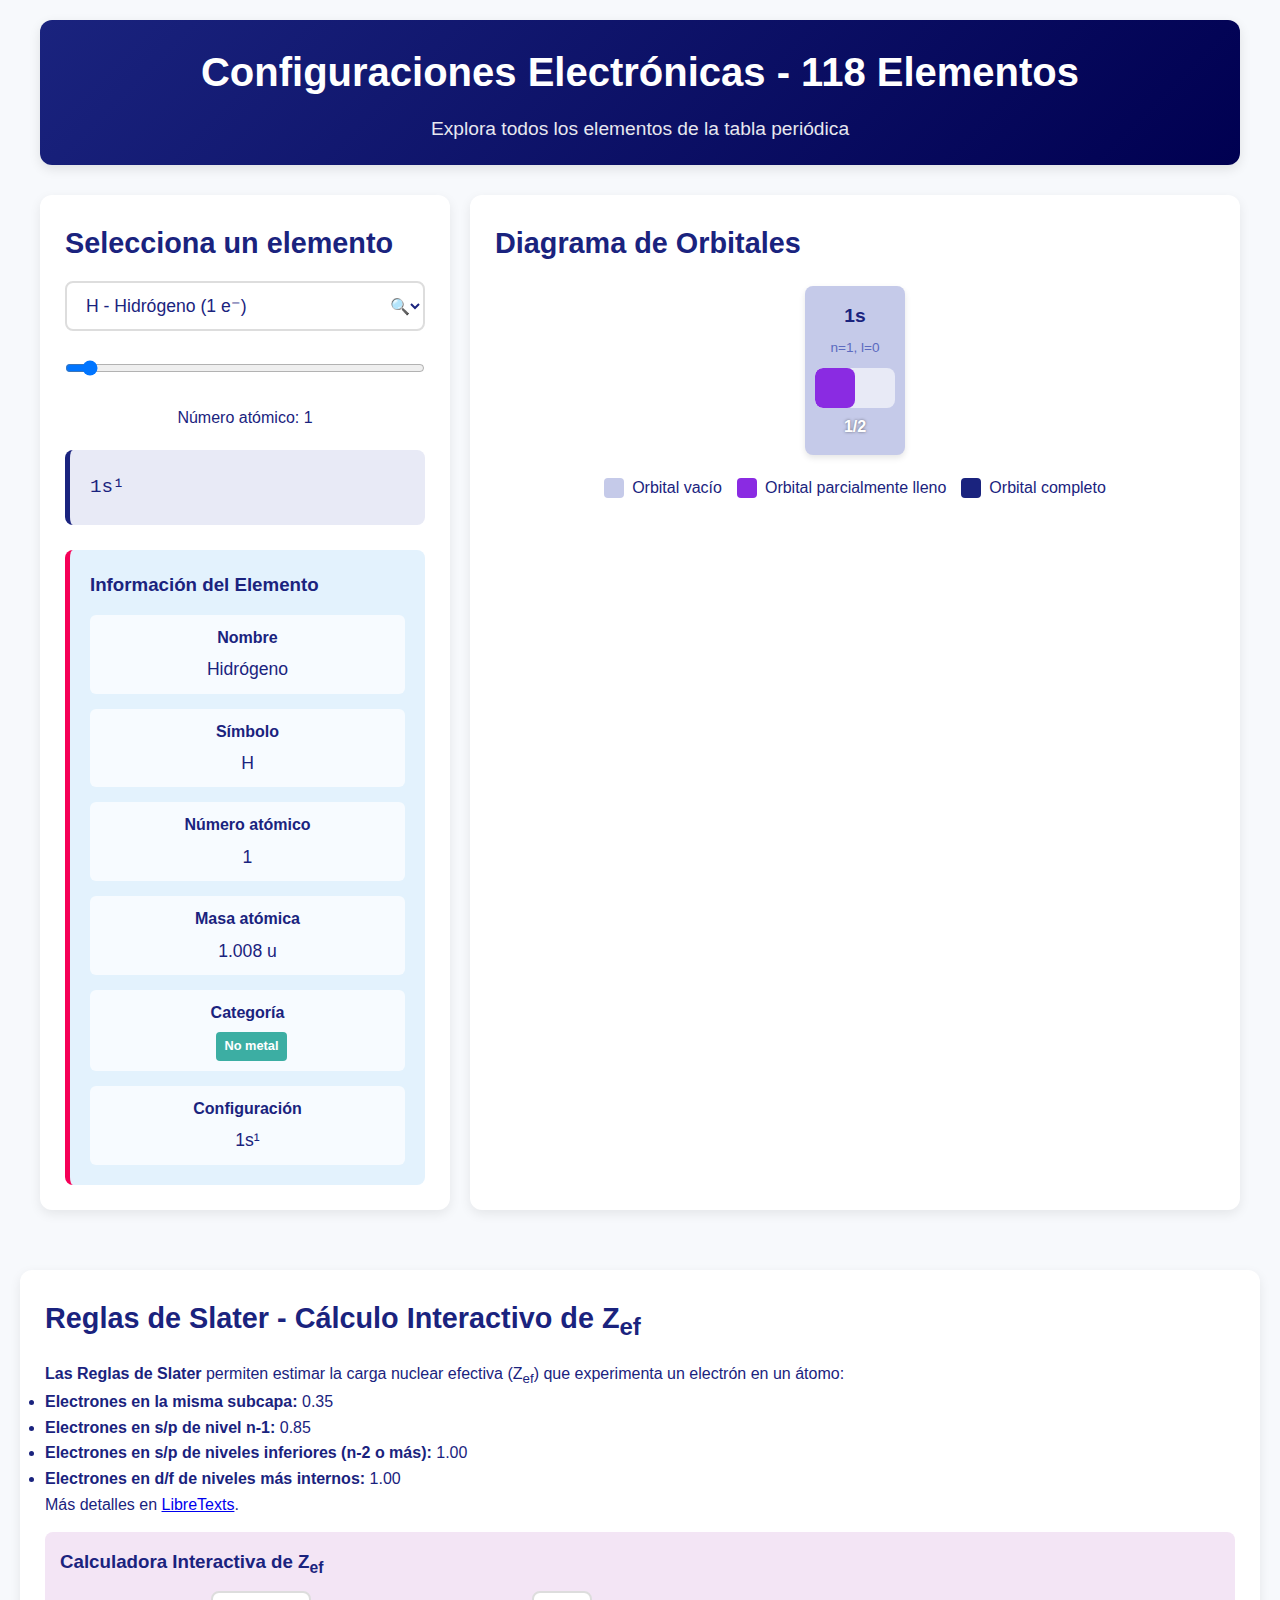
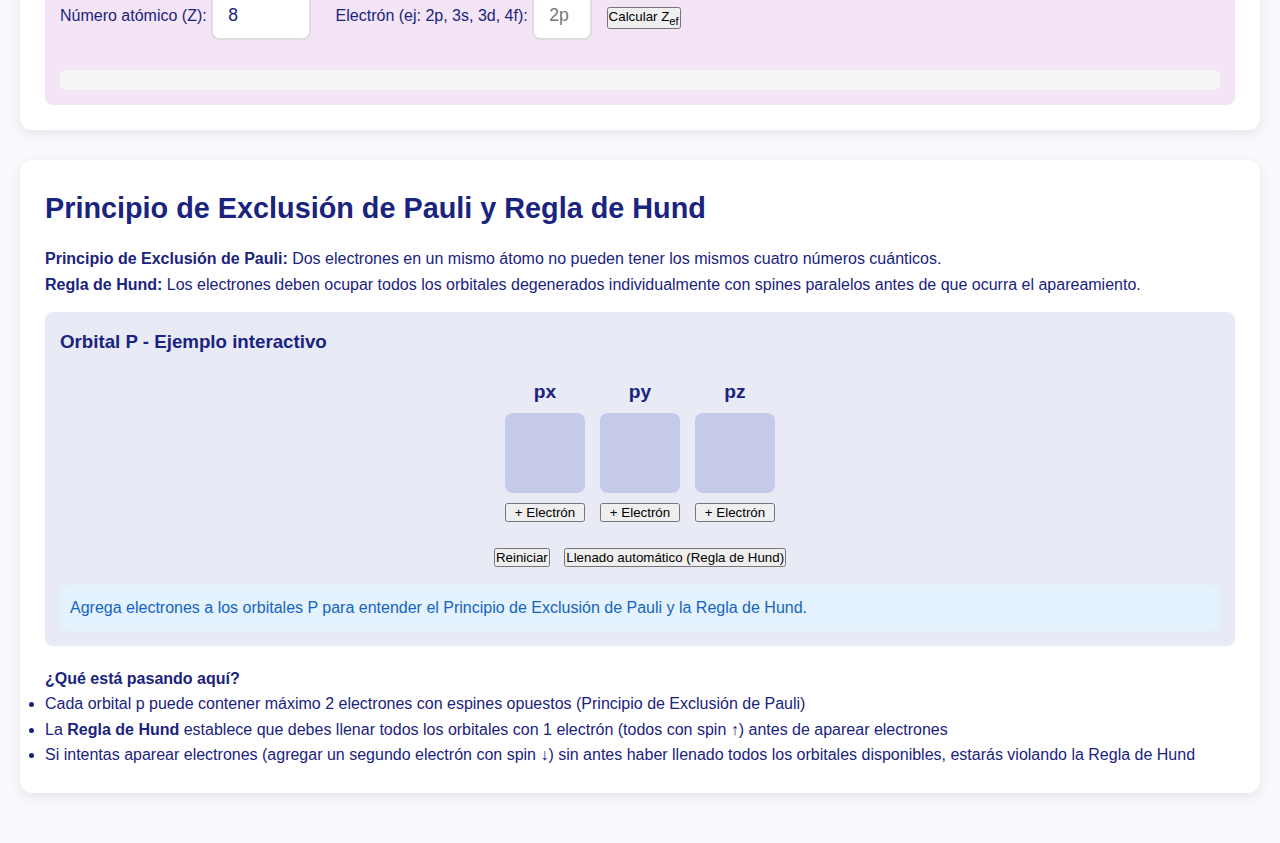
<file: topics/desigualdades.html>
<!DOCTYPE html>
<html lang="es">
<head>
<meta charset="UTF-8">
<meta name="viewport" content="width=device-width, initial-scale=1.0">
<title>Configuraciones Electrónicas - 118 Elementos</title>
<style>
  :root {
    --primary: #1a237e;
    --primary-light: #534bae;
    --primary-dark: #000051;
    --secondary: #f50057;
    --secondary-light: #ff5983;
    --secondary-dark: #bb002f;
    --background: #f7f9fc;
    --surface: #ffffff;
    --text-primary: #1a237e;
    --text-secondary: #5c6bc0;
    --success: #43a047;
    --warning: #ffa000;
    --error: #d32f2f;
    --nonmetal: #3caea3;
    --noble-gas: #ff6f61;
    --alkali-metal: #f6d55c;
    --alkaline-earth: #ed553b;
    --metalloid: #9c7bb9;
    --halogen: #20639b;
    --metal: #173f5f;
    --transition-metal: #5c4b9b;
    --lanthanide: #8ac6d1;
    --actinide: #f39189;
  }
  
  * {
    box-sizing: border-box;
    margin: 0;
    padding: 0;
  }
  
  body {
    font-family: 'Segoe UI', Tahoma, Geneva, Verdana, sans-serif;
    margin: 0;
    padding: 20px;
    background: var(--background);
    color: var(--text-primary);
    line-height: 1.6;
  }
  
  .container {
    max-width: 1200px;
    margin: 0 auto;
  }
  
  header {
    text-align: center;
    margin-bottom: 30px;
    padding: 20px;
    background: linear-gradient(135deg, var(--primary), var(--primary-dark));
    color: white;
    border-radius: 12px;
    box-shadow: 0 4px 12px rgba(0,0,0,0.1);
  }
  
  h1 {
    font-size: 2.5rem;
    margin-bottom: 10px;
  }
  
  h2 {
    font-size: 1.8rem;
    margin-bottom: 15px;
    color: var(--primary);
  }
  
  .subtitle {
    font-size: 1.2rem;
    opacity: 0.9;
  }
  
  .panel {
    background: var(--surface);
    padding: 25px;
    border-radius: 12px;
    box-shadow: 0 4px 12px rgba(0,0,0,0.08);
    margin-bottom: 30px;
    transition: transform 0.3s ease;
  }
  
  .panel:hover {
    transform: translateY(-5px);
  }
  
  .flex-container {
    display: flex;
    flex-wrap: wrap;
    gap: 20px;
  }
  
  .element-info {
    flex: 1;
    min-width: 300px;
  }
  
  .orbital-info {
    flex: 2;
    min-width: 300px;
  }
  
  select, input {
    width: 100%;
    padding: 12px 15px;
    font-size: 1.1rem;
    margin-bottom: 15px;
    border: 2px solid #ddd;
    border-radius: 8px;
    background: white;
    color: var(--text-primary);
    transition: border-color 0.3s;
  }
  
  select:focus, input:focus {
    border-color: var(--primary);
    outline: none;
    box-shadow: 0 0 0 3px rgba(26, 35, 126, 0.2);
  }
  
  .output {
    margin-top: 20px;
    padding: 20px;
    background: #e8eaf6;
    border-radius: 8px;
    white-space: pre-wrap;
    font-family: 'Courier New', monospace;
    font-size: 1.1rem;
    line-height: 1.8;
    border-left: 5px solid var(--primary);
  }
  
  .orbital-diagram {
    display: flex;
    flex-wrap: wrap;
    gap: 15px;
    justify-content: center;
    margin-top: 20px;
  }
  
  .orbital {
    width: 100px;
    text-align: center;
    padding: 15px 10px;
    border-radius: 8px;
    background: #c5cae9;
    color: var(--text-primary);
    user-select: none;
    position: relative;
    box-shadow: 0 3px 6px rgba(0,0,0,0.1);
    transition: transform 0.3s;
  }
  
  .orbital:hover {
    transform: scale(1.05);
  }
  
  .orbital-label {
    font-weight: bold;
    font-size: 1.2rem;
    margin-bottom: 5px;
  }
  
  .quantum-numbers {
    font-size: 0.85rem;
    margin-bottom: 10px;
    color: var(--text-secondary);
  }
  
  .orbital-bar {
    width: 100%;
    height: 40px;
    background: #e8eaf6;
    border-radius: 8px;
    position: relative;
    overflow: hidden;
    margin-top: 8px;
  }
  
  .orbital-fill {
    height: 100%;
    border-radius: 8px;
    transition: width 1s ease;
  }
  
  .orbital-count {
  display: block;
  text-align: center;
  margin-top: 6px;
  font-weight: bold;
  color: white;
  text-shadow: 0 0 3px rgba(0,0,0,0.5);
  font-size: 1rem;
}

  
  .element-details {
    margin-top: 25px;
    padding: 20px;
    background: #e3f2fd;
    border-radius: 8px;
    border-left: 5px solid var(--secondary);
  }
  
  .element-properties {
    display: grid;
    grid-template-columns: repeat(auto-fill, minmax(200px, 1fr));
    gap: 15px;
    margin-top: 15px;
  }
  
  .property {
    padding: 10px;
    background: rgba(255, 255, 255, 0.7);
    border-radius: 6px;
    text-align: center;
  }
  
  .property-name {
    font-weight: bold;
    color: var(--primary);
  }
  
  .property-value {
    font-size: 1.1rem;
    margin-top: 5px;
  }
  
  .legend {
    display: flex;
    flex-wrap: wrap;
    gap: 15px;
    margin-top: 20px;
    justify-content: center;
  }
  
  .legend-item {
    display: flex;
    align-items: center;
    gap: 8px;
  }
  
  .legend-color {
    width: 20px;
    height: 20px;
    border-radius: 4px;
  }
  
  .category-nonmetal { background-color: var(--nonmetal); }
  .category-noble-gas { background-color: var(--noble-gas); }
  .category-alkali-metal { background-color: var(--alkali-metal); }
  .category-alkaline-earth { background-color: var(--alkaline-earth); }
  .category-metalloid { background-color: var(--metalloid); }
  .category-halogen { background-color: var(--halogen); }
  .category-metal { background-color: var(--metal); }
  .category-transition-metal { background-color: var(--transition-metal); }
  .category-lanthanide { background-color: var(--lanthanide); }
  .category-actinide { background-color: var(--actinide); }
  
  @media (max-width: 768px) {
    .flex-container {
      flex-direction: column;
    }
    
    .orbital {
      width: 85px;
      padding: 10px 5px;
    }
    
    .orbital-label {
      font-size: 1rem;
    }
    
    .quantum-numbers {
      font-size: 0.7rem;
    }
    
    .orbital-bar {
      height: 30px;
    }
    
    .orbital-fill {
      font-size: 0.8rem;
    }
    
    h1 {
      font-size: 2rem;
    }
    
    h2 {
      font-size: 1.5rem;
    }
    
    .output {
      padding: 15px;
      font-size: 1rem;
    }
    
    .config-text {
      font-size: 1rem;
    }
  }
  
  .search-container {
    position: relative;
  }
  
  .search-icon {
    position: absolute;
    right: 15px;
    top: 13px;
    color: var(--text-secondary);
  }
  
  .config-text {
    font-family: 'Courier New', monospace;
    font-size: 1.2rem;
    line-height: 1.8;
  }
  
  .superscript {
    vertical-align: super;
    font-size: 0.8em;
  }
  
  .element-category {
    display: inline-block;
    padding: 4px 8px;
    border-radius: 4px;
    color: white;
    font-weight: bold;
    font-size: 0.8rem;
    margin-left: 8px;
  }
  
  /* Solución alternativa para superíndices en móviles */
  .config-sup {
    position: relative;
    font-size: 0.8em;
    vertical-align: super;
    line-height: 0;
  }
</style>
</head>
<body>

<div class="container">
  <header>
    <h1>Configuraciones Electrónicas - 118 Elementos</h1>
    <p class="subtitle">Explora todos los elementos de la tabla periódica</p>
  </header>

  <div class="flex-container">
    <div class="panel element-info">
      <h2>Selecciona un elemento</h2>
      
      <div class="search-container">
        <select id="elementSelect">
          <option value="">--Elige un elemento--</option>
        </select>
        <div class="search-icon">🔍</div>
      </div>
      
      <input type="range" id="atomicNumberSlider" min="1" max="118" value="1" step="1">
      <div style="text-align: center; margin-bottom: 15px;">
        <span id="atomicNumberDisplay">Número atómico: 1</span>
      </div>
      
      <div class="output" id="configurationOutput">
        Aquí aparecerá la configuración electrónica.
      </div>
      
      <div class="element-details" id="elementDetails">
        <h3>Información del Elemento</h3>
        <div class="element-properties" id="elementProperties">
          <!-- La información del elemento se insertará aquí -->
        </div>
      </div>
    </div>
    
    <div class="panel orbital-info">
      <h2>Diagrama de Orbitales</h2>
      <div class="orbital-diagram" id="orbitalDiagram"></div>
      
      <div class="legend">
        <div class="legend-item">
          <div class="legend-color" style="background: #c5cae9;"></div>
          <span>Orbital vacío</span>
        </div>
        <div class="legend-item">
          <div class="legend-color" style="background: #8a2be2;"></div>
          <span>Orbital parcialmente lleno</span>
        </div>
        <div class="legend-item">
          <div class="legend-color" style="background: #1a237e;"></div>
          <span>Orbital completo</span>
        </div>
      </div>
    </div>
  </div>
</div>

<div class="panel" style="margin-top: 30px;">
  <h2>Reglas de Slater - Cálculo Interactivo de Z<sub>ef</sub></h2>
  
  <div class="small" style="margin-bottom: 15px;">
    <p><strong>Las Reglas de Slater</strong> permiten estimar la carga nuclear efectiva (Z<sub>ef</sub>) que experimenta un electrón en un átomo:</p>
    <ul>
      <li><strong>Electrones en la misma subcapa:</strong> 0.35</li>
      <li><strong>Electrones en s/p de nivel n-1:</strong> 0.85</li>
      <li><strong>Electrones en s/p de niveles inferiores (n-2 o más):</strong> 1.00</li>
      <li><strong>Electrones en d/f de niveles más internos:</strong> 1.00</li>
    </ul>
    <p>Más detalles en <a href="https://chem.libretexts.org/Courses/Mount_Royal_University/Chem_1201/Unit_2._Periodic_Properties_of_the_Elements/2.06%3A_Slater%27s_Rules" target="_blank">LibreTexts</a>.</p>
  </div>
  
  <div class="orbital-box" style="background: #f3e5f5; padding: 15px; border-radius: 8px;">
    <h3>Calculadora Interactiva de Z<sub>ef</sub></h3>
    
    <div style="margin: 10px 0;">
      <label for="atom">Número atómico (Z): </label>
      <input type="number" id="atom" min="1" max="70" value="8" style="width:100px; margin-right: 20px;">
      
      <label for="electron">Electrón (ej: 2p, 3s, 3d, 4f): </label>
      <input type="text" id="electron" placeholder="2p" style="width:60px;">
      
      <button class="btn" onclick="calcularSlater()" style="margin-left: 10px;">Calcular Z<sub>ef</sub></button>
    </div>
    
    <div id="slaterFeedback" style="margin-top: 15px; padding: 10px; border-radius: 6px; background: #f5f5f5;"></div>
  </div>
</div>

<style>
#slaterFeedback {
  font-weight: bold;
}
</style>


<!-- Agregar esta sección después del diagrama de orbitales -->
<div class="panel" style="margin-top: 30px;">
  <h2>Principio de Exclusión de Pauli y Regla de Hund</h2>
  
  <div class="small" style="margin-bottom: 15px;">
    <p><strong>Principio de Exclusión de Pauli:</strong> Dos electrones en un mismo átomo no pueden tener los mismos cuatro números cuánticos.</p>
    <p><strong>Regla de Hund:</strong> Los electrones deben ocupar todos los orbitales degenerados individualmente con spines paralelos antes de que ocurra el apareamiento.</p>
  </div>
  
  <div class="orbital-box" style="background: #e8eaf6; padding: 15px; border-radius: 8px;">
    <h3>Orbital P - Ejemplo interactivo</h3>
    
    <div class="orbital-p-container" style="display: flex; gap: 15px; justify-content: center; margin: 20px 0;">
      <div class="orbital-p" data-orbital="px" style="width: 80px; text-align: center;">
        <div class="orbital-label">px</div>
        <div class="orbital-electrons" style="min-height: 80px; background: #c5cae9; border-radius: 8px; padding: 10px; display: flex; flex-direction: column; gap: 5px; justify-content: center;">
          <!-- Electrones aparecerán aquí -->
        </div>
        <button class="btn" style="margin-top: 10px; width: 100%;" onclick="addElectron('px')">+ Electrón</button>
      </div>
      
      <div class="orbital-p" data-orbital="py" style="width: 80px; text-align: center;">
        <div class="orbital-label">py</div>
        <div class="orbital-electrons" style="min-height: 80px; background: #c5cae9; border-radius: 8px; padding: 10px; display: flex; flex-direction: column; gap: 5px; justify-content: center;">
          <!-- Electrones aparecerán aquí -->
        </div>
        <button class="btn" style="margin-top: 10px; width: 100%;" onclick="addElectron('py')">+ Electrón</button>
      </div>
      
      <div class="orbital-p" data-orbital="pz" style="width: 80px; text-align: center;">
        <div class="orbital-label">pz</div>
        <div class="orbital-electrons" style="min-height: 80px; background: #c5cae9; border-radius: 8px; padding: 10px; display: flex; flex-direction: column; gap: 5px; justify-content: center;">
          <!-- Electrones aparecerán aquí -->
        </div>
        <button class="btn" style="margin-top: 10px; width: 100%;" onclick="addElectron('pz')">+ Electrón</button>
      </div>
    </div>
    
    <div style="text-align: center; margin: 15px 0;">
      <button class="btn mutebtn" onclick="resetOrbitals()" style="margin-right: 10px;">Reiniciar</button>
      <button class="btn" onclick="autoFillHund()">Llenado automático (Regla de Hund)</button>
    </div>
    
    <div id="pauliFeedback" style="margin-top: 15px; padding: 10px; border-radius: 6px; background: #f5f5f5;"></div>
  </div>
  
  <div class="explanation" style="margin-top: 20px;">
    <h4>¿Qué está pasando aquí?</h4>
    <ul class="small">
      <li>Cada orbital p puede contener máximo 2 electrones con espines opuestos (Principio de Exclusión de Pauli)</li>
      <li>La <strong>Regla de Hund</strong> establece que debes llenar todos los orbitales con 1 electrón (todos con spin ↑) antes de aparear electrones</li>
      <li>Si intentas aparear electrones (agregar un segundo electrón con spin ↓) sin antes haber llenado todos los orbitales disponibles, estarás violando la Regla de Hund</li>
    </ul>
  </div>
</div>

<style>
.electron {
  display: flex;
  align-items: center;
  justify-content: center;
  width: 30px;
  height: 30px;
  border-radius: 50%;
  margin: 0 auto;
  color: white;
  font-weight: bold;
  font-size: 16px;
}

.electron.up {
  background: #ff5252; /* Rojo para spin arriba */
  box-shadow: 0 2px 4px rgba(0,0,0,0.2);
}

.electron.down {
  background: #2196f3; /* Azul para spin abajo */
  box-shadow: 0 2px 4px rgba(0,0,0,0.2);
}

.hund-violation {
  animation: shake 0.5s ease-in-out;
  border: 2px solid #ff9800;
  box-shadow: 0 0 8px #ff9800;
}

.pauli-violation {
  animation: shake 0.5s ease-in-out;
  border: 2px solid #f44336;
  box-shadow: 0 0 8px #f44336;
}

@keyframes shake {
  0%, 100% { transform: translateX(0); }
  25% { transform: translateX(-5px); }
  75% { transform: translateX(5px); }
}

.orbital-p {
  transition: all 0.3s ease;
}
</style>

<script>
// Variables para el estado de los orbitales
const orbitalState = {
  px: [],
  py: [],
  pz: []
};

// Función para contar orbitales con un electrón
function countSinglyOccupied() {
  return [orbitalState.px, orbitalState.py, orbitalState.pz].filter(e => e.length === 1).length;
}

// Función para contar orbitales vacíos
function countEmptyOrbitals() {
  return [orbitalState.px, orbitalState.py, orbitalState.pz].filter(e => e.length === 0).length;
}

// Función para verificar si hay orbitales con un electrón que no tienen spin paralelo
function hasNonParallelSpins() {
  const spins = [];
  if (orbitalState.px.length === 1) spins.push(orbitalState.px[0]);
  if (orbitalState.py.length === 1) spins.push(orbitalState.py[0]);
  if (orbitalState.pz.length === 1) spins.push(orbitalState.pz[0]);
  
  // Si hay más de un spin y no todos son iguales, hay spines no paralelos
  return spins.length > 1 && !spins.every((val, i, arr) => val === arr[0]);
}

// Función para agregar un electrón a un orbital
function addElectron(orbital) {
  const electronsContainer = document.querySelector(`.orbital-p[data-orbital="${orbital}"] .orbital-electrons`);
  const currentElectrons = orbitalState[orbital];
  
  // Verificar si ya hay 2 electrones (máximo permitido por Pauli)
  if (currentElectrons.length >= 2) {
    showFeedback("❌ ¡Violación del Principio de Exclusión de Pauli! No puedes agregar más de 2 electrones en un mismo orbital.", "error");
    
    // Efecto visual de violación Pauli
    const orbitalEl = document.querySelector(`.orbital-p[data-orbital="${orbital}"]`);
    orbitalEl.classList.add('pauli-violation');
    setTimeout(() => orbitalEl.classList.remove('pauli-violation'), 1000);
    
    return;
  }
  
  // Determinar el spin (primero siempre ↑, luego alternar)
  let spin = 'up';
  if (currentElectrons.length === 1) {
    spin = currentElectrons[0] === 'up' ? 'down' : 'up';
  }
  
  // VERIFICACIÓN DE LA REGLA DE HUND - ¡CORRECCIÓN IMPORTANTE!
  // No se puede aparear (agregar segundo electrón) si hay orbitales vacíos
  if (currentElectrons.length === 1 && countEmptyOrbitals() > 0) {
    showFeedback("❌ ¡Violación de la Regla de Hund! No puedes aparear electrones cuando todavía hay orbitales vacíos. Llena todos los orbitales con un electrón primero.", "error");
    
      // Efecto visual de violación Hund
    const orbitalEl = document.querySelector(`.orbital-p[data-orbital="${orbital}"]`);
    orbitalEl.classList.add('hund-violation');
    setTimeout(() => orbitalEl.classList.remove('hund-violation'), 1000);

    return;
  }

  // Agregar electrón al estado
  orbitalState[orbital].push(spin);

  // Crear elemento visual del electrón
  const electronEl = document.createElement('div');
  electronEl.className = `electron ${spin}`;
  electronEl.textContent = spin === 'up' ? '↑' : '↓';
  electronEl.title = `Electrón con spin ${spin === 'up' ? '+1/2' : '-1/2'}`;
  electronsContainer.appendChild(electronEl);

  showFeedback(`✓ Electrón agregado al orbital ${orbital} con spin ${spin === 'up' ? '+½' : '-½'}`, "success");
}

// Función para llenado automático según Regla de Hund
function autoFillHund() {
  resetOrbitals();

  const orbitals = ['px', 'py', 'pz'];
  // Ejemplo con 3 electrones (puedes cambiar número según el nivel)
  const totalElectrons = 3;

  for (let i = 0; i < totalElectrons; i++) {
    setTimeout(() => {
      addElectron(orbitals[i]);
    }, i * 300);
  }

  setTimeout(() => {
    showFeedback("✓ Llenado automático completado según la Regla de Hund: máximo paralelismo de spines.", "success");
  }, totalElectrons * 300 + 100);
}

// Función para reiniciar los orbitales
function resetOrbitals() {
  const orbitals = ['px', 'py', 'pz'];
  orbitals.forEach(orbital => {
    orbitalState[orbital] = [];
    const container = document.querySelector(`.orbital-p[data-orbital="${orbital}"] .orbital-electrons`);
    container.innerHTML = '';
  });
  showFeedback("Orbitales reiniciados. Puedes comenzar de nuevo.", "info");
}

// Función para mostrar feedback
function showFeedback(message, type) {
  const feedbackEl = document.getElementById('pauliFeedback');
  feedbackEl.textContent = message;
  feedbackEl.style.backgroundColor = type === 'error' ? '#ffebee' : 
                                  type === 'success' ? '#e8f5e9' : '#e3f2fd';
  feedbackEl.style.color = type === 'error' ? '#c62828' : 
                           type === 'success' ? '#2e7d32' : '#1565c0';
}

// Inicializar mensaje al cargar la página
document.addEventListener('DOMContentLoaded', function() {
  showFeedback("Agrega electrones a los orbitales P para entender el Principio de Exclusión de Pauli y la Regla de Hund.", "info");
});
</script>


<script>
// Subcapa orden: s < p < d < f
const orbitalOrder = ['1s','2s','2p','3s','3p','4s','3d','4p','5s','4d','5p','6s','4f','5d','6p','7s','5f','6d','7p'];

// Configuración electrónica hasta Z=70 (Générica para cálculo aproximado)
function generarConfiguracion(Z){
  const config = [];
  let remaining = Z;
  const maxElectrones = {s:2, p:6, d:10, f:14};
  orbitalOrder.forEach(orb=>{
    if(remaining<=0) return;
    const tipo = orb[orb.length-1];
    const n = parseInt(orb[0]);
    const cant = Math.min(maxElectrones[tipo], remaining);
    config.push({orb, tipo, n, e: cant});
    remaining -= cant;
  });
  return config;
}

function calcularSlater(){
  const Z = parseInt(document.getElementById('atom').value);
  const elecInput = document.getElementById('electron').value.trim().toLowerCase();
  if(!Z || !elecInput) { 
    document.getElementById('slaterFeedback').textContent="Ingresa Z y electrón."; 
    return; 
  }

  const n = parseInt(elecInput[0]);
  const tipo = elecInput[1];
  const config = generarConfiguracion(Z);

  // Buscar el electrón objetivo en la configuración
  let targetIndex = -1;
  for(let i=0;i<config.length;i++){
    if(config[i].orb.toLowerCase()===elecInput){targetIndex=i; break;}
  }
  if(targetIndex===-1){
    document.getElementById('slaterFeedback').textContent="Electrón no encontrado en la configuración.";
    return;
  }

  // Calcular apantallamiento (S)
  let S = 0;
  for(let i=0;i<config.length;i++){
    const c = config[i];
    if(i===targetIndex){
      S += (c.e-1)*0.35; // misma subcapa
    } else if(c.n === n){
      // mismo nivel, distinta subcapa: no apantalla para s/p/d/f (aprox)
      if(c.tipo === tipo) continue;
    } else if(c.n === n-1){
      // nivel anterior
      if(c.tipo==='s'||c.tipo==='p') S += c.e*0.85;
      else S += c.e*1.00; // d/f
    } else if(c.n <= n-2){
      S += c.e*1.00;
    }
  }

  const Zef = (Z - S).toFixed(2);
  document.getElementById('slaterFeedback').innerHTML = `La carga nuclear efectiva Z<sub>ef</sub> para ${elecInput} es ≈ ${Zef}`;
}
</script>



<script>
// Base de datos completa con los 118 elementos
const elements = {
  "H": {Z:1, name:"Hidrógeno", mass:1.008, category:"No metal", config:"1s¹", categoryClass: "category-nonmetal"},
  "He": {Z:2, name:"Helio", mass:4.003, category:"Gas noble", config:"1s²", categoryClass: "category-noble-gas"},
  "Li": {Z:3, name:"Litio", mass:6.94, category:"Metal alcalino", config:"1s² 2s¹", categoryClass: "category-alkali-metal"},
  "Be": {Z:4, name:"Berilio", mass:9.012, category:"Metal alcalinotérreo", config:"1s² 2s²", categoryClass: "category-alkaline-earth"},
  "B": {Z:5, name:"Boro", mass:10.81, category:"Metaloide", config:"1s² 2s² 2p¹", categoryClass: "category-metalloid"},
  "C": {Z:6, name:"Carbono", mass:12.01, category:"No metal", config:"1s² 2s² 2p²", categoryClass: "category-nonmetal"},
  "N": {Z:7, name:"Nitrógeno", mass:14.01, category:"No metal", config:"1s² 2s² 2p³", categoryClass: "category-nonmetal"},
  "O": {Z:8, name:"Oxígeno", mass:16.00, category:"No metal", config:"1s² 2s² 2p⁴", categoryClass: "category-nonmetal"},
  "F": {Z:9, name:"Flúor", mass:19.00, category:"Halógeno", config:"1s² 2s² 2p⁵", categoryClass: "category-halogen"},
  "Ne": {Z:10, name:"Neón", mass:20.18, category:"Gas noble", config:"1s² 2s² 2p⁶", categoryClass: "category-noble-gas"},
  "Na": {Z:11, name:"Sodio", mass:22.99, category:"Metal alcalino", config:"[Ne] 3s¹", categoryClass: "category-alkali-metal"},
  "Mg": {Z:12, name:"Magnesio", mass:24.31, category:"Metal alcalinotérreo", config:"[Ne] 3s²", categoryClass: "category-alkaline-earth"},
  "Al": {Z:13, name:"Aluminio", mass:26.98, category:"Metal", config:"[Ne] 3s² 3p¹", categoryClass: "category-metal"},
  "Si": {Z:14, name:"Silicio", mass:28.09, category:"Metaloide", config:"[Ne] 3s² 3p²", categoryClass: "category-metalloid"},
  "P": {Z:15, name:"Fósforo", mass:30.97, category:"No metal", config:"[Ne] 3s² 3p³", categoryClass: "category-nonmetal"},
  "S": {Z:16, name:"Azufre", mass:32.07, category:"No metal", config:"[Ne] 3s² 3p⁴", categoryClass: "category-nonmetal"},
  "Cl": {Z:17, name:"Cloro", mass:35.45, category:"Halógeno", config:"[Ne] 3s² 3p⁵", categoryClass: "category-halogen"},
  "Ar": {Z:18, name:"Argón", mass:39.95, category:"Gas noble", config:"[Ne] 3s² 3p⁶", categoryClass: "category-noble-gas"},
  "K": {Z:19, name:"Potasio", mass:39.10, category:"Metal alcalino", config:"[Ar] 4s¹", categoryClass: "category-alkali-metal"},
  "Ca": {Z:20, name:"Calcio", mass:40.08, category:"Metal alcalinotérreo", config:"[Ar] 4s²", categoryClass: "category-alkaline-earth"},
  "Sc": {Z:21, name:"Escandio", mass:44.96, category:"Metal de transición", config:"[Ar] 3d¹ 4s²", categoryClass: "category-transition-metal"},
  "Ti": {Z:22, name:"Titanio", mass:47.87, category:"Metal de transición", config:"[Ar] 3d² 4s²", categoryClass: "category-transition-metal"},
  "V": {Z:23, name:"Vanadio", mass:50.94, category:"Metal de transición", config:"[Ar] 3d³ 4s²", categoryClass: "category-transition-metal"},
  "Cr": {Z:24, name:"Cromo", mass:52.00, category:"Metal de transición", config:"[Ar] 3d⁵ 4s¹", categoryClass: "category-transition-metal"},
  "Mn": {Z:25, name:"Manganeso", mass:54.94, category:"Metal de transición", config:"[Ar] 3d⁵ 4s²", categoryClass: "category-transition-metal"},
  "Fe": {Z:26, name:"Hierro", mass:55.85, category:"Metal de transición", config:"[Ar] 3d⁶ 4s²", categoryClass: "category-transition-metal"},
  "Co": {Z:27, name:"Cobalto", mass:58.93, category:"Metal de transición", config:"[Ar] 3d⁷ 4s²", categoryClass: "category-transition-metal"},
  "Ni": {Z:28, name:"Níquel", mass:58.69, category:"Metal de transición", config:"[Ar] 3d⁸ 4s²", categoryClass: "category-transition-metal"},
  "Cu": {Z:29, name:"Cobre", mass:63.55, category:"Metal de transición", config:"[Ar] 3d¹⁰ 4s¹", categoryClass: "category-transition-metal"},
  "Zn": {Z:30, name:"Zinc", mass:65.38, category:"Metal de transición", config:"[Ar] 3d¹⁰ 4s²", categoryClass: "category-transition-metal"},
  "Ga": {Z:31, name:"Galio", mass:69.72, category:"Metal", config:"[Ar] 3d¹⁰ 4s² 4p¹", categoryClass: "category-metal"},
  "Ge": {Z:32, name:"Germanio", mass:72.63, category:"Metaloide", config:"[Ar] 3d¹⁰ 4s² 4p²", categoryClass: "category-metalloid"},
  "As": {Z:33, name:"Arsénico", mass:74.92, category:"Metaloide", config:"[Ar] 3d¹⁰ 4s² 4p³", categoryClass: "category-metalloid"},
  "Se": {Z:34, name:"Selenio", mass:78.97, category:"No metal", config:"[Ar] 3d¹⁰ 4s² 4p⁴", categoryClass: "category-nonmetal"},
  "Br": {Z:35, name:"Bromo", mass:79.90, category:"Halógeno", config:"[Ar] 3d¹⁰ 4s² 4p⁵", categoryClass: "category-halogen"},
  "Kr": {Z:36, name:"Kriptón", mass:83.80, category:"Gas noble", config:"[Ar] 3d¹⁰ 4s² 4p⁶", categoryClass: "category-noble-gas"},
  "Rb": {Z:37, name:"Rubidio", mass:85.47, category:"Metal alcalino", config:"[Kr] 5s¹", categoryClass: "category-alkali-metal"},
  "Sr": {Z:38, name:"Estroncio", mass:87.62, category:"Metal alcalinotérreo", config:"[Kr] 5s²", categoryClass: "category-alkaline-earth"},
  "Y": {Z:39, name:"Itrio", mass:88.91, category:"Metal de transición", config:"[Kr] 4d¹ 5s²", categoryClass: "category-transition-metal"},
  "Zr": {Z:40, name:"Circonio", mass:91.22, category:"Metal de transición", config:"[Kr] 4d² 5s²", categoryClass: "category-transition-metal"},
  "Nb": {Z:41, name:"Niobio", mass:92.91, category:"Metal de transición", config:"[Kr] 4d⁴ 5s¹", categoryClass: "category-transition-metal"},
  "Mo": {Z:42, name:"Molibdeno", mass:95.95, category:"Metal de transición", config:"[Kr] 4d⁵ 5s¹", categoryClass: "category-transition-metal"},
  "Tc": {Z:43, name:"Tecnecio", mass:98.00, category:"Metal de transición", config:"[Kr] 4d⁵ 5s²", categoryClass: "category-transition-metal"},
  "Ru": {Z:44, name:"Rutenio", mass:101.1, category:"Metal de transición", config:"[Kr] 4d⁷ 5s¹", categoryClass: "category-transition-metal"},
  "Rh": {Z:45, name:"Rodio", mass:102.9, category:"Metal de transición", config:"[Kr] 4d⁴ 5s¹", categoryClass: "category-transition-metal"},
  "Pd": {Z:46, name:"Paladio", mass:106.4, category:"Metal de transición", config:"[Kr] 4d¹⁰", categoryClass: "category-transition-metal"},
  "Ag": {Z:47, name:"Plata", mass:107.9, category:"Metal de transición", config:"[Kr] 4d¹⁰ 5s¹", categoryClass: "category-transition-metal"},
  "Cd": {Z:48, name:"Cadmio", mass:112.4, category:"Metal de transición", config:"[Kr] 4d¹⁰ 5s²", categoryClass: "category-transition-metal"},
  "In": {Z:49, name:"Indio", mass:114.8, category:"Metal", config:"[Kr] 4d¹⁰ 5s² 5p¹", categoryClass: "category-metal"},
  "Sn": {Z:50, name:"Estaño", mass:118.7, category:"Metal", config:"[Kr] 4d¹⁰ 5s² 5p²", categoryClass: "category-metal"},
  "Sb": {Z:51, name:"Antimonio", mass:121.8, category:"Metaloide", config:"[Kr] 4d¹⁰ 5s² 5p³", categoryClass: "category-metalloid"},
  "Te": {Z:52, name:"Telurio", mass:127.6, category:"Metaloide", config:"[Kr] 4d¹⁰ 5s² 5p⁴", categoryClass: "category-metalloid"},
  "I": {Z:53, name:"Yodo", mass:126.9, category:"Halógeno", config:"[Kr] 4d¹⁰ 5s² 5p⁵", categoryClass: "category-halogen"},
  "Xe": {Z:54, name:"Xenón", mass:131.3, category:"Gas noble", config:"[Kr] 4d¹⁰ 5s² 5p⁶", categoryClass: "category-noble-gas"},
  "Cs": {Z:55, name:"Cesio", mass:132.9, category:"Metal alcalino", config:"[Xe] 6s¹", categoryClass: "category-alkali-metal"},
  "Ba": {Z:56, name:"Bario", mass:137.3, category:"Metal alcalinotérreo", config:"[Xe] 6s²", categoryClass: "category-alkaline-earth"},
  "La": {Z:57, name:"Lantano", mass:138.9, category:"Lantánido", config:"[Xe] 5d¹ 6s²", categoryClass: "category-lanthanide"},
  "Ce": {Z:58, name:"Cerio", mass:140.1, category:"Lantánido", config:"[Xe] 4f¹ 5d¹ 6s²", categoryClass: "category-lanthanide"},
  "Pr": {Z:59, name:"Praseodimio", mass:140.9, category:"Lantánido", config:"[Xe] 4f³ 6s²", categoryClass: "category-lanthanide"},
  "Nd": {Z:60, name:"Neodimio", mass:144.2, category:"Lantánido", config:"[Xe] 4f⁴ 6s²", categoryClass: "category-lanthanide"},
  "Pm": {Z:61, name:"Promecio", mass:145.0, category:"Lantánido", config:"[Xe] 4f⁵ 6s²", categoryClass: "category-lanthanide"},
  "Sm": {Z:62, name:"Samario", mass:150.4, category:"Lantánido", config:"[Xe] 4f⁶ 6s²", categoryClass: "category-lanthanide"},
  "Eu": {Z:63, name:"Europio", mass:152.0, category:"Lantánido", config:"[Xe] 4f⁷ 6s²", categoryClass: "category-lanthanide"},
  "Gd": {Z:64, name:"Gadolinio", mass:157.3, category:"Lantánido", config:"[Xe] 4f⁷ 5d¹ 6s²", categoryClass: "category-lanthanide"},
  "Tb": {Z:65, name:"Terbio", mass:158.9, category:"Lantánido", config:"[Xe] 4f⁹ 6s²", categoryClass: "category-lanthanide"},
  "Dy": {Z:66, name:"Disprosio", mass:162.5, category:"Lantánido", config:"[Xe] 4f¹⁰ 6s²", categoryClass: "category-lanthanide"},
  "Ho": {Z:67, name:"Holmio", mass:164.9, category:"Lantánido", config:"[Xe] 4f¹¹ 6s²", categoryClass: "category-lanthanide"},
  "Er": {Z:68, name:"Erbio", mass:167.3, category:"Lantánido", config:"[Xe] 4f¹² 6s²", categoryClass: "category-lanthanide"},
  "Tm": {Z:69, name:"Tulio", mass:168.9, category:"Lantánido", config:"[Xe] 4f¹³ 6s²", categoryClass: "category-lanthanide"},
  "Yb": {Z:70, name:"Iterbio", mass:173.1, category:"Lantánido", config:"[Xe] 4f¹⁴ 6s²", categoryClass: "category-lanthanide"},
  "Lu": {Z:71, name:"Lutecio", mass:175.0, category:"Lantánido", config:"[Xe] 4f¹⁴ 5d¹ 6s²", categoryClass: "category-lanthanide"},
  "Hf": {Z:72, name:"Hafnio", mass:178.5, category:"Metal de transición", config:"[Xe] 4f¹⁴ 5d² 6s²", categoryClass: "category-transition-metal"},
  "Ta": {Z:73, name:"Tantalio", mass:180.9, category:"Metal de transición", config:"[Xe] 4f¹⁴ 5d³ 6s²", categoryClass: "category-transition-metal"},
  "W": {Z:74, name:"Wolframio", mass:183.8, category:"Metal de transición", config:"[Xe] 4f¹⁴ 5d⁴ 6s²", categoryClass: "category-transition-metal"},
  "Re": {Z:75, name:"Renio", mass:186.2, category:"Metal de transición", config:"[Xe] 4f¹⁴ 5d⁵ 6s²", categoryClass: "category-transition-metal"},
  "Os": {Z:76, name:"Osmio", mass:190.2, category:"Metal de transición", config:"[Xe] 4f¹⁴ 5d⁶ 6s²", categoryClass: "category-transition-metal"},
  "Ir": {Z:77, name:"Iridio", mass:192.2, category:"Metal de transición", config:"[Xe] 4f¹⁴ 5d⁷ 6s²", categoryClass: "category-transition-metal"},
  "Pt": {Z:78, name:"Platino", mass:195.1, category:"Metal de transición", config:"[Xe] 4f¹⁴ 5d⁹ 6s¹", categoryClass: "category-transition-metal"},
  "Au": {Z:79, name:"Oro", mass:197.0, category:"Metal de transición", config:"[Xe] 4f¹⁴ 5d¹⁰ 6s¹", categoryClass: "category-transition-metal"},
  "Hg": {Z:80, name:"Mercurio", mass:200.6, category:"Metal de transición", config:"[Xe] 4f¹⁴ 5d¹⁰ 6s²", categoryClass: "category-transition-metal"},
  "Tl": {Z:81, name:"Talio", mass:204.4, category:"Metal", config:"[Xe] 4f¹⁴ 5d¹⁰ 6s² 6p¹", categoryClass: "category-metal"},
  "Pb": {Z:82, name:"Plomo", mass:207.2, category:"Metal", config:"[Xe] 4f¹⁴ 5d¹⁰ 6s² 6p²", categoryClass: "category-metal"},
  "Bi": {Z:83, name:"Bismuto", mass:209.0, category:"Metal", config:"[Xe] 4f¹⁴ 5d¹⁰ 6s² 6p³", categoryClass: "category-metal"},
  "Po": {Z:84, name:"Polonio", mass:209.0, category:"Metaloide", config:"[Xe] 4f¹⁴ 5d¹⁰ 6s² 6p⁴", categoryClass: "category-metalloid"},
  "At": {Z:85, name:"Astato", mass:210.0, category:"Halógeno", config:"[Xe] 4f¹⁴ 5d¹⁰ 6s² 6p⁵", categoryClass: "category-halogen"},
  "Rn": {Z:86, name:"Radón", mass:222.0, category:"Gas noble", config:"[Xe] 4f¹⁴ 5d¹⁰ 6s² 6p�⑥", categoryClass: "category-noble-gas"},
  "Fr": {Z:87, name:"Francio", mass:223.0, category:"Metal alcalino", config:"[Rn] 7s¹", categoryClass: "category-alkali-metal"},
  "Ra": {Z:88, name:"Radio", mass:226.0, category:"Metal alcalinotérreo", config:"[Rn] 7s²", categoryClass: "category-alkaline-earth"},
  "Ac": {Z:89, name:"Actinio", mass:227.0, category:"Actínido", config:"[Rn] 6d¹ 7s²", categoryClass: "category-actinide"},
  "Th": {Z:90, name:"Torio", mass:232.0, category:"Actínido", config:"[Rn] 6d² 7s²", categoryClass: "category-actinide"},
  "Pa": {Z:91, name:"Protactinio", mass:231.0, category:"Actínido", config:"[Rn] 5f² 6d¹ 7s²", categoryClass: "category-actinide"},
  "U": {Z:92, name:"Uranio", mass:238.0, category:"Actínido", config:"[Rn] 5f³ 6d¹ 7s²", categoryClass: "category-actinide"},
  "Np": {Z:93, name:"Neptunio", mass:237.0, category:"Actínido", config:"[Rn] 5f⁴ 6d¹ 7s²", categoryClass: "category-actinide"},
  "Pu": {Z:94, name:"Plutonio", mass:244.0, category:"Actínido", config:"[Rn] 5f⁶ 7s²", categoryClass: "category-actinide"},
  "Am": {Z:95, name:"Americio", mass:243.0, category:"Actínido", config:"[Rn] 5f⁷ 7s²", categoryClass: "category-actinide"},
  "Cm": {Z:96, name:"Curio", mass:247.0, category:"Actínido", config:"[Rn] 5f⁷ 6d¹ 7s²", categoryClass: "category-actinide"},
  "Bk": {Z:97, name:"Berkelio", mass:247.0, category:"Actínido", config:"[Rn] 5f⁹ 7s²", categoryClass: "category-actinide"},
  "Cf": {Z:98, name:"Californio", mass:251.0, category:"Actínido", config:"[Rn] 5f¹⁰ 7s²", categoryClass: "category-actinide"},
  "Es": {Z:99, name:"Einstenio", mass:252.0, category:"Actínido", config:"[Rn] 5f¹¹ 7s²", categoryClass: "category-actinide"},
  "Fm": {Z:100, name:"Fermio", mass:257.0, category:"Actínido", config:"[Rn] 5f¹² 7s²", categoryClass: "category-actinide"},
  "Md": {Z:101, name:"Mendelevio", mass:258.0, category:"Actínido", config:"[Rn] 5f¹³ 7s²", categoryClass: "category-actinide"},
  "No": {Z:102, name:"Nobelio", mass:259.0, category:"Actínido", config:"[Rn] 5f¹⁴ 7s²", categoryClass: "category-actinide"},
  "Lr": {Z:103, name:"Laurencio", mass:262.0, category:"Actínido", config:"[Rn] 5f¹⁴ 7s² 7p¹", categoryClass: "category-actinide"},
  "Rf": {Z:104, name:"Rutherfordio", mass:267.0, category:"Metal de transición", config:"[Rn] 5f¹⁴ 6d² 7s²", categoryClass: "category-transition-metal"},
  "Db": {Z:105, name:"Dubnio", mass:268.0, category:"Metal de transición", config:"[Rn] 5f¹⁴ 6d³ 7s²", categoryClass: "category-transition-metal"},
  "Sg": {Z:106, name:"Seaborgio", mass:269.0, category:"Metal de transición", config:"[Rn] 5f¹⁴ 6d⁴ 7s²", categoryClass: "category-transition-metal"},
  "Bh": {Z:107, name:"Bohrio", mass:270.0, category:"Metal de transición", config:"[Rn] 5f¹⁴ 6d⁵ 7s²", categoryClass: "category-transition-metal"},
  "Hs": {Z:108, name:"Hassio", mass:277.0, category:"Metal de transición", config:"[Rn] 5f¹⁴ 6d⁶ 7s²", categoryClass: "category-transition-metal"},
  "Mt": {Z:109, name:"Meitnerio", mass:278.0, category:"Metal de transición", config:"[Rn] 5f¹⁴ 6d⁷ 7s²", categoryClass: "category-transition-metal"},
  "Ds": {Z:110, name:"Darmstatio", mass:281.0, category:"Metal de transición", config:"[Rn] 5f¹⁴ 6d⁹ 7s¹", categoryClass: "category-transition-metal"},
  "Rg": {Z:111, name:"Roentgenio", mass:282.0, category:"Metal de transición", config:"[Rn] 5f¹⁴ 6d¹⁰ 7s¹", categoryClass: "category-transition-metal"},
  "Cn": {Z:112, name:"Copernicio", mass:285.0, category:"Metal de transición", config:"[Rn] 5f¹⁴ 6d¹⁰ 7s²", categoryClass: "category-transition-metal"},
  "Nh": {Z:113, name:"Nihonio", mass:286.0, category:"Metal", config:"[Rn] 5f¹⁴ 6d¹⁰ 7s² 7p¹", categoryClass: "category-metal"},
  "Fl": {Z:114, name:"Flerovio", mass:289.0, category:"Metal", config:"[Rn] 5f¹⁴ 6d¹⁰ 7s² 7p²", categoryClass: "category-metal"},
  "Mc": {Z:115, name:"Moscovio", mass:290.0, category:"Metal", config:"[Rn] 5f¹⁴ 6d¹⁰ 7s² 7p³", categoryClass: "category-metal"},
  "Lv": {Z:116, name:"Livermorio", mass:293.0, category:"Metal", config:"[Rn] 5f¹⁴ 6d¹⁰ 7s² 7p⁴", categoryClass: "category-metal"},
  "Ts": {Z:117, name:"Teneso", mass:294.0, category:"Halógeno", config:"[Rn] 5f¹⁴ 6d¹⁰ 7s² 7p⁵", categoryClass: "category-halogen"},
  "Og": {Z:118, name:"Oganesón", mass:294.0, category:"Gas noble", config:"[Rn] 5f¹⁴ 6d¹⁰ 7s² 7p⁶", categoryClass: "category-noble-gas"}
};

const aufbauOrder = [
  {orbital: "1s", n:1, l:0}, {orbital: "2s", n:2, l:0}, {orbital: "2p", n:2, l:1},
  {orbital: "3s", n:3, l:0}, {orbital: "3p", n:3, l:1}, {orbital: "4s", n:4, l:0},
  {orbital: "3d", n:3, l:2}, {orbital: "4p", n:4, l:1}, {orbital: "5s", n:5, l:0},
  {orbital: "4d", n:4, l:2}, {orbital: "5p", n:5, l:1}, {orbital: "6s", n:6, l:0},
  {orbital: "4f", n:4, l:3}, {orbital: "5d", n:5, l:2}, {orbital: "6p", n:6, l:1},
  {orbital: "7s", n:7, l:0}, {orbital: "5f", n:5, l:3}, {orbital: "6d", n:6, l:2},
  {orbital: "7p", n:7, l:1}
];

const orbitalCapacity = { "s":2, "p":6, "d":10, "f":14 };

const elementSelect = document.getElementById('elementSelect');
const atomicNumberSlider = document.getElementById('atomicNumberSlider');
const atomicNumberDisplay = document.getElementById('atomicNumberDisplay');
const configOutput = document.getElementById('configurationOutput');
const diagram = document.getElementById('orbitalDiagram');
const elementProperties = document.getElementById('elementProperties');

// Llenar select con elementos
Object.keys(elements).forEach(sym => {
  const option = document.createElement('option');
  option.value = sym;
  option.textContent = `${sym} - ${elements[sym].name} (${elements[sym].Z} e⁻)`;
  elementSelect.appendChild(option);
});

// Función para generar configuración electrónica
function generateConfiguration(electrons) {
  let remaining = electrons;
  const config = [];
  aufbauOrder.forEach(o => {
    const type = o.orbital[1];
    const cap = orbitalCapacity[type];
    const eCount = Math.min(remaining, cap);
    if(eCount > 0){
      config.push({
        orbital: o.orbital, 
        electrons: eCount, 
        n: o.n, 
        l: o.l, 
        capacity: cap
      });
      remaining -= eCount;
    }
  });
  return config;
}

// Función para mostrar diagrama de orbitales
function displayDiagram(config) {
  diagram.innerHTML = '';
  config.forEach(o => {
    const div = document.createElement('div');
    div.classList.add('orbital');

    // Nombre del orbital
    const orbitalLabel = document.createElement('div');
    orbitalLabel.classList.add('orbital-label');
    orbitalLabel.textContent = o.orbital;
    div.appendChild(orbitalLabel);

    // Números cuánticos
    const quantumSpan = document.createElement('div');
    quantumSpan.classList.add('quantum-numbers');
    quantumSpan.textContent = `n=${o.n}, l=${o.l}`;
    div.appendChild(quantumSpan);

    // Barra de orbital
    const barContainer = document.createElement('div');
    barContainer.classList.add('orbital-bar');
    
    const fillDiv = document.createElement('div');
    fillDiv.classList.add('orbital-fill');

    const percent = (o.electrons / o.capacity) * 100;
    
    if (percent === 0) {
      fillDiv.style.background = '#e0e0e0';            // vacío (gris claro)
    }
    else if (percent < 100) {
      fillDiv.style.background = '#8a2be2'; // medio (violeta)
    }
    else {
      fillDiv.style.background = '#1a237e'; // completo (morado)
    }
    
    fillDiv.style.width = `${percent}%`;
    barContainer.appendChild(fillDiv);
    div.appendChild(barContainer);
    
    // Número de electrones debajo de la barra
    const countDiv = document.createElement('div');
    countDiv.classList.add('orbital-count');
    countDiv.textContent = `${o.electrons}/${o.capacity}`;
    div.appendChild(countDiv);

    diagram.appendChild(div);
  });
}

// Función para mostrar información del elemento
function displayElementInfo(symbol) {
  const element = elements[symbol];
  const categorySpan = `<span class="element-category ${element.categoryClass}">${element.category}</span>`;
  
  elementProperties.innerHTML = `
    <div class="property">
      <div class="property-name">Nombre</div>
      <div class="property-value">${element.name}</div>
    </div>
    <div class="property">
      <div class="property-name">Símbolo</div>
      <div class="property-value">${symbol}</div>
    </div>
    <div class="property">
      <div class="property-name">Número atómico</div>
      <div class="property-value">${element.Z}</div>
    </div>
    <div class="property">
      <div class="property-name">Masa atómica</div>
      <div class="property-value">${element.mass} u</div>
    </div>
    <div class="property">
      <div class="property-name">Categoría</div>
      <div class="property-value">${categorySpan}</div>
    </div>
    <div class="property">
      <div class="property-name">Configuración</div>
      <div class="property-value">${element.config}</div>
    </div>
  `;
}

// Función para convertir números a superíndices (solución mejorada)
function toSuperscript(number) {
  // Usar una solución más robusta para móviles
  const superscriptMap = {
    '0': '⁰',
    '1': '¹',
    '2': '²',
    '3': '³',
    '4': '⁴',
    '5': '⁵',
    '6': '⁶',
    '7': '⁷',
    '8': '⁸',
    '9': '⁹'
  };
  
  return number.toString().split('').map(digit => {
    return superscriptMap[digit] || digit;
  }).join('');
}

// Solución alternativa para navegadores móviles
function createConfigHTML(config) {
  let html = '<div class="config-text">';
  
  config.forEach(c => {
    html += `${c.orbital}<span class="config-sup">${c.electrons}</span> `;
  });
  
  html += '</div>';
  return html;
}

// Event listeners
elementSelect.addEventListener('change', () => {
  const el = elementSelect.value;
  if(el && elements[el]){
    const config = generateConfiguration(elements[el].Z);
    
    // Detectar si es un dispositivo móvil
    const isMobile = /iPhone|iPad|iPod|Android/i.test(navigator.userAgent);
    
    if (isMobile) {
      // Usar solución alternativa para móviles
      configOutput.innerHTML = createConfigHTML(config);
    } else {
      // Usar superíndices Unicode para escritorio
      const configText = config.map(c => {
        return `${c.orbital}${toSuperscript(c.electrons)}`;
      }).join(' ');
      
      configOutput.innerHTML = `<div class="config-text">${configText}</div>`;
    }
    
    displayDiagram(config);
    displayElementInfo(el);
    atomicNumberSlider.value = elements[el].Z;
    atomicNumberDisplay.textContent = `Número atómico: ${elements[el].Z}`;
  } else {
    configOutput.textContent = "Aquí aparecerá la configuración electrónica.";
    diagram.innerHTML = '';
    elementProperties.innerHTML = '';
  }
});

atomicNumberSlider.addEventListener('input', () => {
  const z = parseInt(atomicNumberSlider.value);
  atomicNumberDisplay.textContent = `Número atómico: ${z}`;
  
  // Encontrar el elemento con este número atómico
  for (const symbol in elements) {
    if (elements[symbol].Z === z) {
      elementSelect.value = symbol;
      const event = new Event('change');
      elementSelect.dispatchEvent(event);
      break;
    }
  }
});

// Inicializar con el primer elemento
elementSelect.value = "H";
const event = new Event('change');
elementSelect.dispatchEvent(event);
</script>

</body>
</html>
</file>
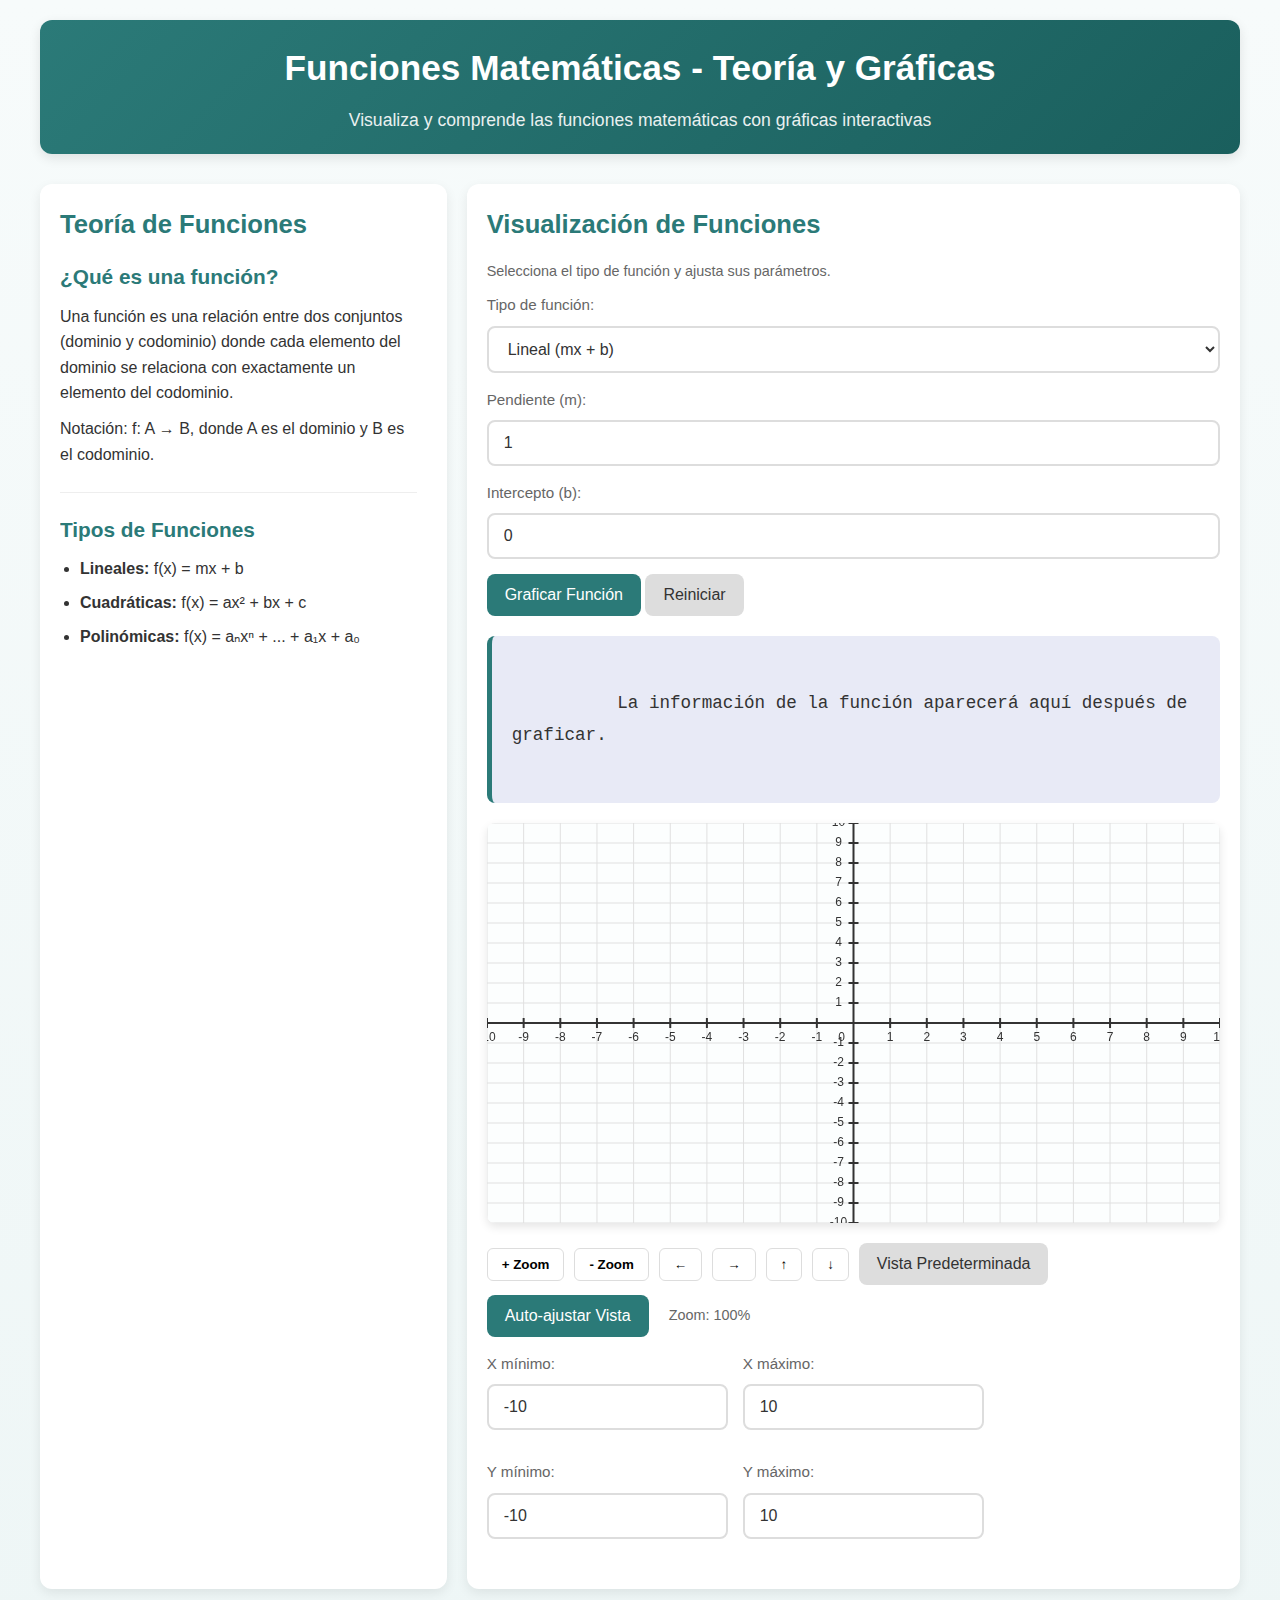
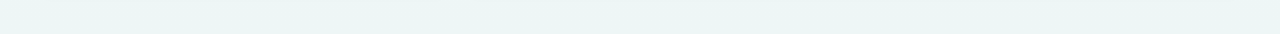
<file: topics/funciones.html>
<!DOCTYPE html>
<html lang="es">
<head>
  <meta charset="UTF-8" />
  <meta name="viewport" content="width=device-width, initial-scale=1.0" />
  <title>Funciones Matemáticas - Teoría y Gráficas</title>
  <style>
    :root { 
      --bg: #fafafa; 
      --card: #ffffff; 
      --accent: #2b7a78; 
      --muted: #666; 
      --light-accent: rgba(43, 122, 120, 0.1);
    }

    * { box-sizing: border-box; margin: 0; padding: 0; }

    body {
      font-family: 'Segoe UI', Tahoma, Geneva, Verdana, sans-serif;
      margin: 0 auto;
      max-width: 1400px;
      padding: 20px;
      line-height: 1.6;
      color: #333;
      background: linear-gradient(#f7fbfb, #eef6f6);
    }

    .container {
      max-width: 1200px;
      margin: 0 auto;
    }

    header {
      text-align: center;
      margin-bottom: 30px;
      padding: 20px;
      background: linear-gradient(135deg, var(--accent), #1a5f5d);
      color: white;
      border-radius: 12px;
      box-shadow: 0 4px 12px rgba(0,0,0,0.1);
    }

    h1 {
      font-size: 2.2rem;
      margin-bottom: 10px;
    }

    h2 {
      font-size: 1.6rem;
      margin-bottom: 15px;
      color: var(--accent);
    }

    h3 {
      font-size: 1.3rem;
      margin-bottom: 12px;
      color: var(--accent);
    }

    .subtitle {
      font-size: 1.1rem;
      opacity: 0.9;
    }

    .panel {
      background: var(--card);
      padding: 20px;
      border-radius: 12px;
      box-shadow: 0 4px 12px rgba(0,0,0,0.08);
      margin-bottom: 25px;
      transition: transform 0.3s ease;
    }

    .panel:hover {
      transform: translateY(-5px);
    }

    .flex-container {
      display: flex;
      flex-wrap: wrap;
      gap: 20px;
    }

    .theory-container {
      flex: 1;
      min-width: 300px;
    }

    .graphics-container {
      flex: 2;
      min-width: 300px;
    }

    .small { 
      font-size: 0.9rem; 
      color: var(--muted); 
      margin-bottom: 10px;
    }

    select, input {
      width: 100%;
      padding: 12px 15px;
      font-size: 1rem;
      margin-bottom: 15px;
      border: 2px solid #ddd;
      border-radius: 8px;
      background: white;
      color: #333;
      transition: border-color 0.3s;
    }

    select:focus, input:focus {
      border-color: var(--accent);
      outline: none;
      box-shadow: 0 0 0 3px rgba(43, 122, 120, 0.2);
    }

    .btn {
      padding: 12px 18px;
      border-radius: 8px;
      border: none;
      background: var(--accent);
      color: white;
      cursor: pointer;
      font-size: 1rem;
      transition: background 0.3s;
    }

    .btn:hover { 
      background: #1f5f5d; 
    }

    .mutebtn {
      background: #ddd;
      color: #333;
    }

    .mutebtn:hover { 
      background: #ccc; 
    }

    .graph-controls {
      display: flex;
      flex-wrap: wrap;
      gap: 15px;
      margin: 15px 0;
    }

    .control-group {
      display: flex;
      flex-direction: column;
      gap: 8px;
    }

    .control-group label {
      font-size: 0.95rem;
      color: var(--muted);
      font-weight: 500;
    }

    .animation-container {
      width: 100%;
      margin: 20px 0;
      border-radius: 8px;
      overflow: hidden;
      background: white;
      box-shadow: 0 4px 10px rgba(0,0,0,0.1);
      position: relative;
    }
    
    #graphCanvas {
      display: block;
      width: 100%;
      height: 400px;
      background: #fcfefe;
    }

    .zoom-controls {
      display: flex;
      gap: 10px;
      align-items: center;
      margin-top: 15px;
      flex-wrap: wrap;
    }
    
    .zoom-btn {
      padding: 8px 14px;
      border: 1px solid #ddd;
      border-radius: 6px;
      background: white;
      cursor: pointer;
      font-weight: bold;
    }
    
    .zoom-btn:hover {
      background: #f0f0f0;
    }
    
    .zoom-info {
      font-size: 0.9rem;
      color: var(--muted);
      margin-left: 10px;
    }

    .output {
      margin-top: 20px;
      padding: 20px;
      background: #e8eaf6;
      border-radius: 8px;
      white-space: pre-wrap;
      font-family: 'Courier New', monospace;
      font-size: 1.1rem;
      line-height: 1.8;
      border-left: 5px solid var(--accent);
    }

    .theory-content {
      max-height: 400px;
      overflow-y: auto;
      padding-right: 10px;
    }

    .theory-section {
      margin-bottom: 20px;
      padding-bottom: 15px;
      border-bottom: 1px solid #eee;
    }

    .theory-section h3 {
      color: var(--accent);
      margin-bottom: 10px;
    }

    .theory-section p {
      margin-bottom: 10px;
      line-height: 1.6;
    }

    .theory-list {
      padding-left: 20px;
      margin-bottom: 10px;
    }

    .theory-list li {
      margin-bottom: 8px;
    }

    @media (max-width: 900px) {
      .flex-container {
        flex-direction: column;
      }
      
      .panel {
        padding: 15px;
      }
      
      h1 {
        font-size: 1.8rem;
      }
      
      h2 {
        font-size: 1.4rem;
      }
      
      #graphCanvas {
        height: 300px;
      }
      
      .zoom-controls {
        flex-direction: column;
        align-items: flex-start;
      }
    }
  </style>
</head>

<body>
  <div class="container">
    <header>
      <h1>Funciones Matemáticas - Teoría y Gráficas</h1>
      <p class="subtitle">Visualiza y comprende las funciones matemáticas con gráficas interactivas</p>
    </header>

    <div class="flex-container">
      <div class="panel theory-container">
        <h2>Teoría de Funciones</h2>
        
        <div class="theory-content">
          <div class="theory-section">
            <h3>¿Qué es una función?</h3>
            <p>Una función es una relación entre dos conjuntos (dominio y codominio) donde cada elemento del dominio se relaciona con exactamente un elemento del codominio.</p>
            <p>Notación: f: A → B, donde A es el dominio y B es el codominio.</p>
          </div>
          
          <div class="theory-section">
            <h3>Tipos de Funciones</h3>
            <ul class="theory-list">
              <li><strong>Lineales:</strong> f(x) = mx + b</li>
              <li><strong>Cuadráticas:</strong> f(x) = ax² + bx + c</li>
              <li><strong>Polinómicas:</strong> f(x) = aₙxⁿ + ... + a₁x + a₀</li>
              <li><strong>Racionales:</strong> f(x) = P(x)/Q(x)</li>
              <li><strong>Exponenciales:</strong> f(x) = aˣ</li>
              <li><strong>Logarítmicas:</strong> f(x) = logₐ(x)</li>
              <li><strong>Trigonométricas:</strong> sen(x), cos(x), tan(x)</li>
              <li><strong>Valor absoluto:</strong> f(x) = |x|</li>
            </ul>
          </div>
          
          <div class="theory-section">
            <h3>Dominio de una función</h3>
            <p>El dominio de una función es el conjunto de todos los valores de entrada (x) para los cuales la función está definida.</p>
            <p><strong>Ejemplos:</strong></p>
            <ul class="theory-list">
              <li>f(x) = √x → Dominio: x ≥ 0</li>
              <li>f(x) = 1/x → Dominio: x ≠ 0</li>
              <li>f(x) = log(x) → Dominio: x > 0</li>
            </ul>
          </div>
          
          <div class="theory-section">
            <h3>Rango de una función</h3>
            <p>El rango de una función es el conjunto de todos los valores de salida (y) que resultan de evaluar la función en su dominio.</p>
            <p><strong>Ejemplos:</strong></p>
            <ul class="theory-list">
              <li>f(x) = x² → Rango: y ≥ 0</li>
              <li>f(x) = sen(x) → Rango: -1 ≤ y ≤ 1</li>
              <li>f(x) = eˣ → Rango: y > 0</li>
            </ul>
          </div>
          
          <div class="theory-section">
            <h3>Composición de funciones</h3>
            <p>La composición de funciones es la aplicación sucesiva de funciones. Se denota como (f ∘ g)(x) = f(g(x)).</p>
            <p><strong>Ejemplo:</strong> Si f(x) = x² y g(x) = x + 1, entonces (f ∘ g)(x) = f(g(x)) = (x + 1)²</p>
          </div>
        </div>
      </div>
      
      <div class="panel graphics-container">
        <h2>Visualización de Funciones</h2>
        <p class="small">Selecciona el tipo de función y ajusta sus parámetros.</p>
        
        <div class="control-group">
          <label for="functionType">Tipo de función:</label>
          <select id="functionType">
            <option value="linear">Lineal (mx + b)</option>
            <option value="quadratic">Cuadrática (ax² + bx + c)</option>
            <option value="polynomial">Polinómica (ax³ + bx² + cx + d)</option>
            <option value="rational">Racional (P(x)/Q(x))</option>
            <option value="exponential">Exponencial (aˣ)</option>
            <option value="logarithmic">Logarítmica (logₐ(x))</option>
            <option value="trigonometric">Trigonométrica</option>
            <option value="absolute">Valor absoluto (|x|)</option>
          </select>
        </div>
        
        <div id="dynamicControls">
          <div class="control-group">
            <label for="paramM">Pendiente (m):</label>
            <input type="number" id="paramM" value="1" step="0.1">
          </div>
          <div class="control-group">
            <label for="paramB">Intercepto (b):</label>
            <input type="number" id="paramB" value="0" step="0.1">
          </div>
        </div>
        
        <button class="btn" id="plotBtn">Graficar Función</button>
        <button class="btn mutebtn" id="resetBtn">Reiniciar</button>
        
        <div class="output" id="functionOutput">
          La información de la función aparecerá aquí después de graficar.
        </div>
        
        <div class="animation-container">
          <canvas id="graphCanvas"></canvas>
        </div>
        
        <div class="zoom-controls">
          <button class="zoom-btn" id="zoomInBtn">+ Zoom</button>
          <button class="zoom-btn" id="zoomOutBtn">- Zoom</button>
          <button class="zoom-btn" id="panLeftBtn">←</button>
          <button class="zoom-btn" id="panRightBtn">→</button>
          <button class="zoom-btn" id="panUpBtn">↑</button>
          <button class="zoom-btn" id="panDownBtn">↓</button>
          <button class="btn mutebtn" id="resetViewBtn">Vista Predeterminada</button>
          <button class="btn" id="autoViewBtn">Auto-ajustar Vista</button>
          <span class="zoom-info" id="zoomLevelInfo">Zoom: 100%</span>
        </div>
        
        <div class="graph-controls">
          <div class="control-group">
            <label for="xMin">X mínimo:</label>
            <input type="number" id="xMin" value="-10" step="1">
          </div>
          <div class="control-group">
            <label for="xMax">X máximo:</label>
            <input type="number" id="xMax" value="10" step="1">
          </div>
          <div class="control-group">
            <label for="yMin">Y mínimo:</label>
            <input type="number" id="yMin" value="-10" step="1">
          </div>
          <div class="control-group">
            <label for="yMax">Y máximo:</label>
            <input type="number" id="yMax" value="10" step="1">
          </div>
        </div>
      </div>
    </div>
  </div>

	  <script>
	/* ---------- Variables globales ---------- */
	const canvas = document.getElementById('graphCanvas');
	const ctx = canvas.getContext('2d');
	let zoomLevel = 1;
	let xMin = -10, xMax = 10, yMin = -10, yMax = 10;

	/* ---------- Inicialización del canvas ---------- */
	function initCanvas() {
	  const container = canvas.parentElement;
	  canvas.width = container.clientWidth;
	  canvas.height = 400;
	  drawGrid();
	}

	/* ---------- Dibujar cuadrícula y ejes ---------- */
	function drawGrid() {
	  const width = canvas.width;
	  const height = canvas.height;
	  ctx.clearRect(0,0,width,height);
	  ctx.fillStyle = '#fcfefe';
	  ctx.fillRect(0,0,width,height);

	  const xScale = width / (xMax - xMin);
	  const yScale = height / (yMax - yMin);
	  const xOffset = -xMin * xScale;
	  const yOffset = yMax * yScale;

	  // cuadrícula
	  ctx.strokeStyle = '#e0e0e0';
	  ctx.lineWidth = 1;
	  for (let x = Math.ceil(xMin); x <= xMax; x++) {
	    const px = x * xScale + xOffset;
	    ctx.beginPath(); ctx.moveTo(px,0); ctx.lineTo(px,height); ctx.stroke();
	  }
	  for (let y = Math.ceil(yMin); y <= yMax; y++) {
	    const py = yOffset - y * yScale;
	    ctx.beginPath(); ctx.moveTo(0,py); ctx.lineTo(width,py); ctx.stroke();
	  }

	  // ejes
	  ctx.strokeStyle = '#333'; ctx.lineWidth = 2;
	  const xAxisY = yOffset; if (xAxisY >= 0 && xAxisY <= height) { ctx.beginPath(); ctx.moveTo(0,xAxisY); ctx.lineTo(width,xAxisY); ctx.stroke(); }
	  const yAxisX = xOffset; if (yAxisX >= 0 && yAxisX <= width)  { ctx.beginPath(); ctx.moveTo(yAxisX,0); ctx.lineTo(yAxisX,height); ctx.stroke(); }

	  // marcas y números
	  ctx.fillStyle = '#333'; ctx.font = '12px Arial'; ctx.textAlign = 'center'; ctx.textBaseline = 'middle';
	  for (let x = Math.ceil(xMin); x <= xMax; x++) {
	    if (x === 0) continue;
	    const px = x * xScale + xOffset;
	    if (px >= 0 && px <= width) { ctx.beginPath(); ctx.moveTo(px, xAxisY-5); ctx.lineTo(px, xAxisY+5); ctx.stroke(); ctx.fillText(x.toString(), px, xAxisY + 15); }
	  }
	  for (let y = Math.ceil(yMin); y <= yMax; y++) {
	    if (y === 0) continue;
	    const py = yOffset - y * yScale;
	    if (py >= 0 && py <= height) { ctx.beginPath(); ctx.moveTo(yAxisX-5, py); ctx.lineTo(yAxisX+5, py); ctx.stroke(); ctx.fillText(y.toString(), yAxisX - 15, py); }
	  }
	  if (xOffset >= 0 && xOffset <= width && xAxisY >= 0 && xAxisY <= height) ctx.fillText("0", xOffset - 12, xAxisY + 15);
	}

	/* ---------- Controles dinámicos (añadir inputs según tipo) ---------- */
	function updateControls() {
	  const type = document.getElementById('functionType').value;
	  const c = document.getElementById('dynamicControls');
	  let html = '';

	  switch(type) {
	    case 'linear':
	      html = `
		<div class="control-group"><label for="paramM">Pendiente (m):</label><input type="number" id="paramM" value="1" step="0.1"></div>
		<div class="control-group"><label for="paramB">Intercepto (b):</label><input type="number" id="paramB" value="0" step="0.1"></div>
	      `;
	      break;

	    case 'quadratic':
	      html = `
		<div class="control-group"><label for="paramA">a:</label><input type="number" id="paramA" value="1" step="0.1"></div>
		<div class="control-group"><label for="paramBq">b:</label><input type="number" id="paramBq" value="0" step="0.1"></div>
		<div class="control-group"><label for="paramC">c:</label><input type="number" id="paramC" value="0" step="0.1"></div>
	      `;
	      break;

	    case 'polynomial':
	      // grado 3
	      html = `
		<div class="control-group"><label for="paramA3">a₃ (x³):</label><input type="number" id="paramA3" value="0" step="0.1"></div>
		<div class="control-group"><label for="paramA2">a₂ (x²):</label><input type="number" id="paramA2" value="0" step="0.1"></div>
		<div class="control-group"><label for="paramA1">a₁ (x):</label><input type="number" id="paramA1" value="1" step="0.1"></div>
		<div class="control-group"><label for="paramA0">a₀ (const):</label><input type="number" id="paramA0" value="0" step="0.1"></div>
	      `;
	      break;

	    case 'rational':
	  html = `
	    <h4>Numerador</h4>
	    <div class="control-group"><label for="paramRatA3">a₃ (x³):</label><input type="number" id="paramRatA3" value="0" step="0.1"></div>
	    <div class="control-group"><label for="paramRatA2">a₂ (x²):</label><input type="number" id="paramRatA2" value="0" step="0.1"></div>
	    <div class="control-group"><label for="paramRatA1">a₁ (x):</label><input type="number" id="paramRatA1" value="1" step="0.1"></div>
	    <div class="control-group"><label for="paramRatA0">a₀:</label><input type="number" id="paramRatA0" value="0" step="0.1"></div>

	    <h4>Denominador</h4>
	    <div class="control-group"><label for="paramRatB3">b₃ (x³):</label><input type="number" id="paramRatB3" value="0" step="0.1"></div>
	    <div class="control-group"><label for="paramRatB2">b₂ (x²):</label><input type="number" id="paramRatB2" value="0" step="0.1"></div>
	    <div class="control-group"><label for="paramRatB1">b₁ (x):</label><input type="number" id="paramRatB1" value="1" step="0.1"></div>
	    <div class="control-group"><label for="paramRatB0">b₀:</label><input type="number" id="paramRatB0" value="0" step="0.1"></div>
	  `;
	  break;

	    case 'exponential':
	      html = `<div class="control-group"><label for="paramBase">Base:</label><input type="number" id="paramBase" value="${Math.E.toFixed(2)}" step="0.1"></div>`;
	      break;

	    case 'logarithmic':
	      html = `<div class="control-group"><label for="paramLogBase">Base:</label><input type="number" id="paramLogBase" value="${Math.E.toFixed(2)}" step="0.1" min="0.1"></div>`;
	      break;

	    case 'trigonometric':
	      html = `
		<div class="control-group"><label for="trigFunction">Función:</label>
		  <select id="trigFunction"><option value="sin">seno</option><option value="cos">coseno</option><option value="tan">tangente</option></select></div>
		<div class="control-group"><label for="trigAmplitude">Amplitud:</label><input type="number" id="trigAmplitude" value="1" step="0.1"></div>
		<div class="control-group"><label for="trigFrequency">Frecuencia:</label><input type="number" id="trigFrequency" value="1" step="0.1"></div>
		<div class="control-group"><label for="trigPhase">Fase:</label><input type="number" id="trigPhase" value="0" step="0.1"></div>
		<div class="control-group"><label for="trigConstant">Constante:</label><input type="number" id="trigConstant" value="0" step="0.1"></div>
	      `;
	      break;

	    case 'absolute':
	      html = `<div class="control-group"><p>f(x) = |x|</p></div>`;
	      break;
	  }

	  c.innerHTML = html;
	}

	/* ---------- Evaluador de funciones ---------- */
	function evaluateFunction(x, type) {
	  if (!isFinite(x)) return NaN;

	  switch(type) {
	    case 'linear': {
	      const m = parseFloat(document.getElementById('paramM')?.value || 1);
	      const b = parseFloat(document.getElementById('paramB')?.value || 0);
	      return m * x + b;
	    }
	    case 'quadratic': {
	      const a = parseFloat(document.getElementById('paramA')?.value || 1);
	      const bq = parseFloat(document.getElementById('paramBq')?.value || 0);
	      const c = parseFloat(document.getElementById('paramC')?.value || 0);
	      return a * x * x + bq * x + c;
	    }
	    case 'polynomial': {
	      const a3 = parseFloat(document.getElementById('paramA3')?.value || 0);
	      const a2 = parseFloat(document.getElementById('paramA2')?.value || 0);
	      const a1 = parseFloat(document.getElementById('paramA1')?.value || 0);
	      const a0 = parseFloat(document.getElementById('paramA0')?.value || 0);
	      return a3 * x*x*x + a2 * x*x + a1 * x + a0;
	    }
	    case 'rational': {
	      const a3 = parseFloat(document.getElementById('paramRatA3')?.value || 0);
	      const a2 = parseFloat(document.getElementById('paramRatA2')?.value || 0);
	      const a1 = parseFloat(document.getElementById('paramRatA1')?.value || 0);
	      const a0 = parseFloat(document.getElementById('paramRatA0')?.value || 0);

	      const b3 = parseFloat(document.getElementById('paramRatB3')?.value || 0);
	      const b2 = parseFloat(document.getElementById('paramRatB2')?.value || 0);
	      const b1 = parseFloat(document.getElementById('paramRatB1')?.value || 0);
	      const b0 = parseFloat(document.getElementById('paramRatB0')?.value || 0);

	      const denom = b3*x**3 + b2*x**2 + b1*x + b0;

	      if (Math.abs(denom) < 1e-8) {
		return NaN; // tratar como punto de discontinuidad
	      }

	      return (a3*x**3 + a2*x**2 + a1*x + a0) / denom;
	    }

	    case 'exponential': {
	      const base = parseFloat(document.getElementById('paramBase')?.value) || Math.E;
	      return Math.pow(base, x);
	    }
	    case 'logarithmic': {
	      const logBase = parseFloat(document.getElementById('paramLogBase')?.value) || Math.E;
	      if (x <= 0) return NaN;
	      return Math.log(x) / Math.log(logBase);
	    }
	    case 'trigonometric': {
	      const trigType = document.getElementById('trigFunction')?.value || 'sin';
	      const amplitude = parseFloat(document.getElementById('trigAmplitude')?.value || 1);
	      const frequency = parseFloat(document.getElementById('trigFrequency')?.value || 1);
	      const phase = parseFloat(document.getElementById('trigPhase')?.value || 0);
	      const constant = parseFloat(document.getElementById('trigConstant')?.value || 0);
	      if (trigType === 'sin') return amplitude * Math.sin(frequency * x + phase) + constant;
	      if (trigType === 'cos') return amplitude * Math.cos(frequency * x + phase) + constant;
	      if (trigType === 'tan') return amplitude * Math.tan(frequency * x + phase) + constant;
	      return Math.sin(x);
	    }
	    case 'absolute':
	      return Math.abs(x);
	    default:
	      return x;
	  }
	}

	/* ---------- Graficar función (robusta, rompe en discontinuidades) ---------- */
	function plotFunction() {
	  drawGrid();
	  const type = document.getElementById('functionType').value;
	  const width = canvas.width, height = canvas.height;
	  const xScale = width / (xMax - xMin);
	  const yScale = height / (yMax - yMin);
	  const xOffset = -xMin * xScale;
	  const yOffset = yMax * yScale;

	  ctx.strokeStyle = '#2b7a78';
	  ctx.lineWidth = 2;
	  ctx.beginPath();

	  let penDown = false;
	  let lastPy = null;
	  // threshold: si |y| muy grande, se considera discontinuidad
	  const yThreshold = Math.max( (yMax - yMin) * 5, 1e4 );

	  for (let px = 0; px <= width; px++) {
	    const x = xMin + px / xScale; // coordenada mundo
	    const y = evaluateFunction(x, type);

	    if (!isFinite(y) || Math.abs(y) > yThreshold) {
	      penDown = false;
	      lastPy = null;
	      continue;
	    }

	    const py = yOffset - y * yScale;

	    if (!penDown) {
	      ctx.moveTo(px, py);
	      penDown = true;
	      lastPy = py;
	    } else {
	      // si salto vertical enorme entre puntos, romper trazo (evita líneas que cruzan una asíntota)
	      if (lastPy !== null && Math.abs(py - lastPy) > height * 0.6) {
		ctx.moveTo(px, py);
	      } else {
		ctx.lineTo(px, py);
	      }
	      lastPy = py;
	    }
	  }

	  ctx.stroke();

	  // mostrar info
	  updateFunctionInfo(type);
	}

	/* ---------- Mostrar información de la función ---------- */
	function updateFunctionInfo(type) {
	  let text = "", domain = "", range = "";
	  switch(type) {
	    case 'linear': {
	      const m = parseFloat(document.getElementById('paramM')?.value || 1);
	      const b = parseFloat(document.getElementById('paramB')?.value || 0);
	      text = `f(x) = ${m}x ${b >= 0 ? '+' : ''}${b}`;
	      domain = "ℝ"; range = "ℝ";
	      break;
	    }
	    case 'quadratic': {
	      const a = parseFloat(document.getElementById('paramA')?.value || 1);
	      const bq = parseFloat(document.getElementById('paramBq')?.value || 0);
	      const c = parseFloat(document.getElementById('paramC')?.value || 0);
	      text = `f(x) = ${a}x² ${bq >= 0 ? '+' : ''}${bq}x ${c >= 0 ? '+' : ''}${c}`;
	      domain = "ℝ";
	      const vertexY = c - (bq*bq)/(4*a);
	      range = a > 0 ? `[${vertexY.toFixed(2)}, ∞)` : `(-∞, ${vertexY.toFixed(2)}]`;
	      break;
	    }
	    case 'polynomial': {
	      const a3 = parseFloat(document.getElementById('paramA3')?.value || 0);
	      const a2 = parseFloat(document.getElementById('paramA2')?.value || 0);
	      const a1 = parseFloat(document.getElementById('paramA1')?.value || 1);
	      const a0 = parseFloat(document.getElementById('paramA0')?.value || 0);
	      text = `f(x) = ${a3}x³ ${a2 >= 0 ? '+' : ''}${a2}x² ${a1 >= 0 ? '+' : ''}${a1}x ${a0 >= 0 ? '+' : ''}${a0}`;
	      domain = "ℝ"; range = "ℝ (dependiente de los coeficientes)";
	      break;
	    }
	   case 'rational': {
	    // Coeficientes del numerador y denominador (lineal)
	    const a = parseFloat(document.getElementById('paramRatA')?.value || 1);
	    const b = parseFloat(document.getElementById('paramRatB')?.value || 0);
	    const c = parseFloat(document.getElementById('paramRatC')?.value || 1);
	    const d = parseFloat(document.getElementById('paramRatD')?.value || 0);

	    // Representación en texto de la función
	    text = `f(x) = (${a}x ${b >= 0 ? '+' : ''}${b}) / (${c}x ${d >= 0 ? '+' : ''}${d})`;

	    // Dominio evitando división por cero
	    domain = `ℝ \\ {x | ${c}x + ${d} = 0}`;

	    // Rango genérico
	    range = "depende; puede haber asíntotas";

	    // Función evaluadora segura
	    evaluator = function(x) {
		const denom = c * x + d;
		if (Math.abs(denom) < 1e-8) return NaN; // punto de discontinuidad
		return (a * x + b) / denom;
	    };

	    break;
	}

	    // otros tipos...
	    default:
	      text = type;
	      domain = "Ver definición";
	      range = "Ver definición";
	  }

	  document.getElementById('functionOutput').textContent = 
    `Función: ${text}\nDominio: ${domain}\nRango: ${range}`;

	}

	/* ---------- Auto-ajustar vista (heurística para polinomios/racionales) ---------- */
	function autoAdjustView() {
	  const type = document.getElementById('functionType').value;

	  if (type === 'polynomial') {
	    const a3 = Math.abs(parseFloat(document.getElementById('paramA3')?.value || 0));
	    const a2 = Math.abs(parseFloat(document.getElementById('paramA2')?.value || 0));
	    const a1 = Math.abs(parseFloat(document.getElementById('paramA1')?.value || 1));
	    const a0 = Math.abs(parseFloat(document.getElementById('paramA0')?.value || 0));
	    // heurística: cuanto mayores los coeficientes, más pequeño el rango x
	    const magnitude = Math.max(a3, a2, a1, a0, 1);
	    const xr = Math.max(4, 8 / Math.pow(magnitude, 1/3));
	    xMin = -xr; xMax = xr;
	    yMin = -xr * 2; yMax = xr * 2;
	  } else if (type === 'rational') {
	    const c = parseFloat(document.getElementById('paramRatC')?.value || 1);
	    const d = parseFloat(document.getElementById('paramRatD')?.value || 0);
	    // centrar la vista cerca de la posible asíntota vertical x = -d/c
	    if (Math.abs(c) > 1e-9) {
	      const asym = -d / c;
	      xMin = asym - 8; xMax = asym + 8;
	      yMin = -8; yMax = 8;
	    } else {
	      xMin = -10; xMax = 10; yMin = -8; yMax = 8;
	    }
	  } else if (type === 'quadratic') {
	    xMin = -6; xMax = 6; yMin = -10; yMax = 10;
	  } else if (type === 'trigonometric') {
	    xMin = -2 * Math.PI; xMax = 2 * Math.PI; yMin = -3; yMax = 3;
	  } else if (type === 'exponential') {
	    xMin = -2; xMax = 5; yMin = -1; yMax = 20;
	  } else {
	    xMin = -10; xMax = 10; yMin = -10; yMax = 10;
	  }

	  updateView();
	}

	/* ---------- Zoom, pan, reset ---------- */
	function zoomIn() {
	  const cx = (xMin + xMax) / 2, cy = (yMin + yMax) / 2;
	  const nx = (xMax - xMin) * 0.8, ny = (yMax - yMin) * 0.8;
	  xMin = cx - nx/2; xMax = cx + nx/2; yMin = cy - ny/2; yMax = cy + ny/2;
	  updateView();
	}
	function zoomOut() {
	  const cx = (xMin + xMax) / 2, cy = (yMin + yMax) / 2;
	  const nx = (xMax - xMin) / 0.8, ny = (yMax - yMin) / 0.8;
	  xMin = cx - nx/2; xMax = cx + nx/2; yMin = cy - ny/2; yMax = cy + ny/2;
	  updateView();
	}
	function panLeft() { const r = xMax - xMin; xMin -= r*0.1; xMax -= r*0.1; updateView(); }
	function panRight(){ const r = xMax - xMin; xMin += r*0.1; xMax += r*0.1; updateView(); }
	function panUp()   { const r = yMax - yMin; yMin += r*0.1; yMax += r*0.1; updateView(); }
	function panDown() { const r = yMax - yMin; yMin -= r*0.1; yMax -= r*0.1; updateView(); }
	function resetView(){ xMin=-10;xMax=10;yMin=-10;yMax=10; updateView(); }

	function updateView() {
	  document.getElementById('xMin').value = Math.round(xMin*100)/100;
	  document.getElementById('xMax').value = Math.round(xMax*100)/100;
	  document.getElementById('yMin').value = Math.round(yMin*100)/100;
	  document.getElementById('yMax').value = Math.round(yMax*100)/100;
	  const originalRange = 20;
	  const currentRange = xMax - xMin;
	  zoomLevel = originalRange / currentRange;
	  document.getElementById('zoomLevelInfo').textContent = `Zoom: ${Math.round(zoomLevel*100)}%`;
	  plotFunction();
	}

	/* ---------- Inicialización y listeners ---------- */
	function init() {
	  initCanvas();
	  updateControls();
	  window.addEventListener('resize', initCanvas);

	  document.getElementById('functionType').addEventListener('change', () => { updateControls(); });
	  document.getElementById('plotBtn').addEventListener('click', plotFunction);
	  document.getElementById('resetBtn').addEventListener('click', function(){ resetView(); updateControls(); });
	  document.getElementById('resetViewBtn').addEventListener('click', resetView);
	  document.getElementById('autoViewBtn').addEventListener('click', autoAdjustView);

	  document.getElementById('zoomInBtn').addEventListener('click', zoomIn);
	  document.getElementById('zoomOutBtn').addEventListener('click', zoomOut);
	  document.getElementById('panLeftBtn').addEventListener('click', panLeft);
	  document.getElementById('panRightBtn').addEventListener('click', panRight);
	  document.getElementById('panUpBtn').addEventListener('click', panUp);
	  document.getElementById('panDownBtn').addEventListener('click', panDown);

	  document.getElementById('xMin').addEventListener('change', function(){ xMin = parseFloat(this.value); plotFunction(); });
	  document.getElementById('xMax').addEventListener('change', function(){ xMax = parseFloat(this.value); plotFunction(); });
	  document.getElementById('yMin').addEventListener('change', function(){ yMin = parseFloat(this.value); plotFunction(); });
	  document.getElementById('yMax').addEventListener('change', function(){ yMax = parseFloat(this.value); plotFunction(); });

	  drawGrid();
	}

	document.addEventListener('DOMContentLoaded', init);
	</script>

    
</body>
</html>
</file>
